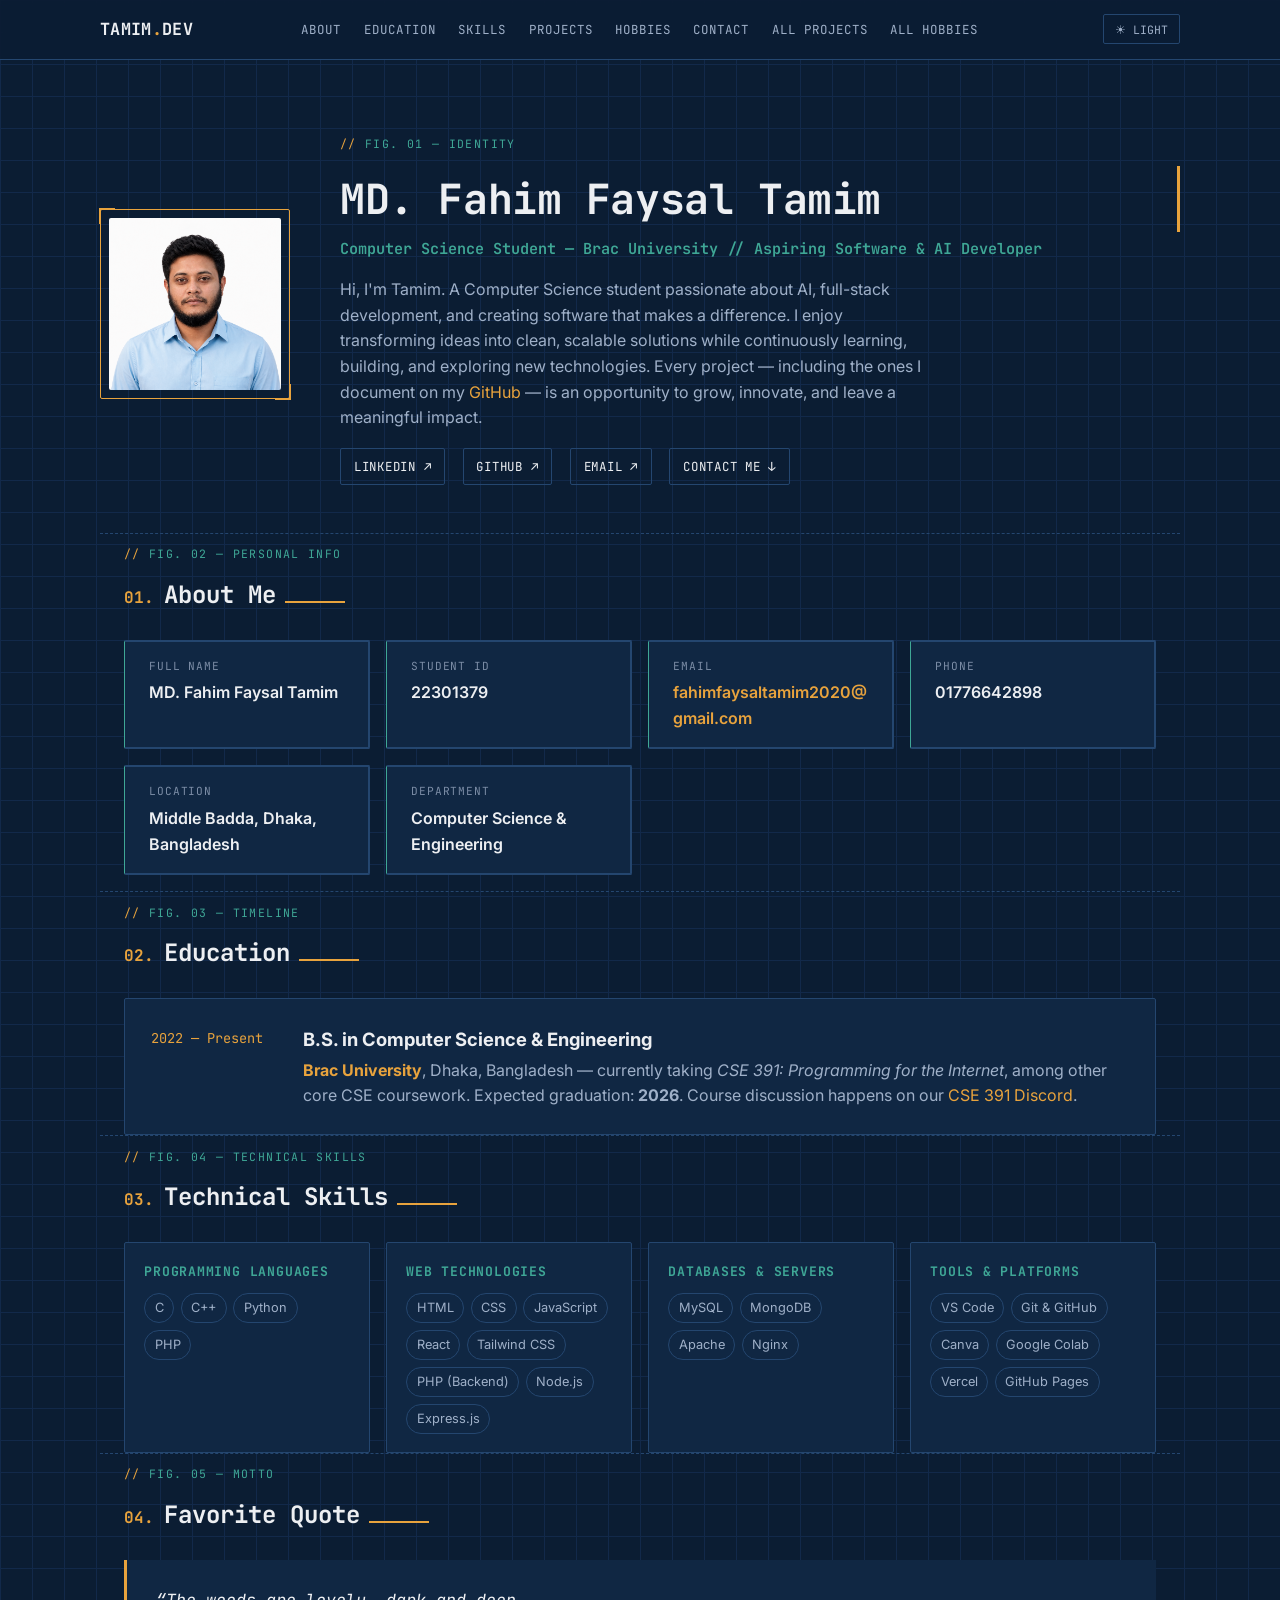
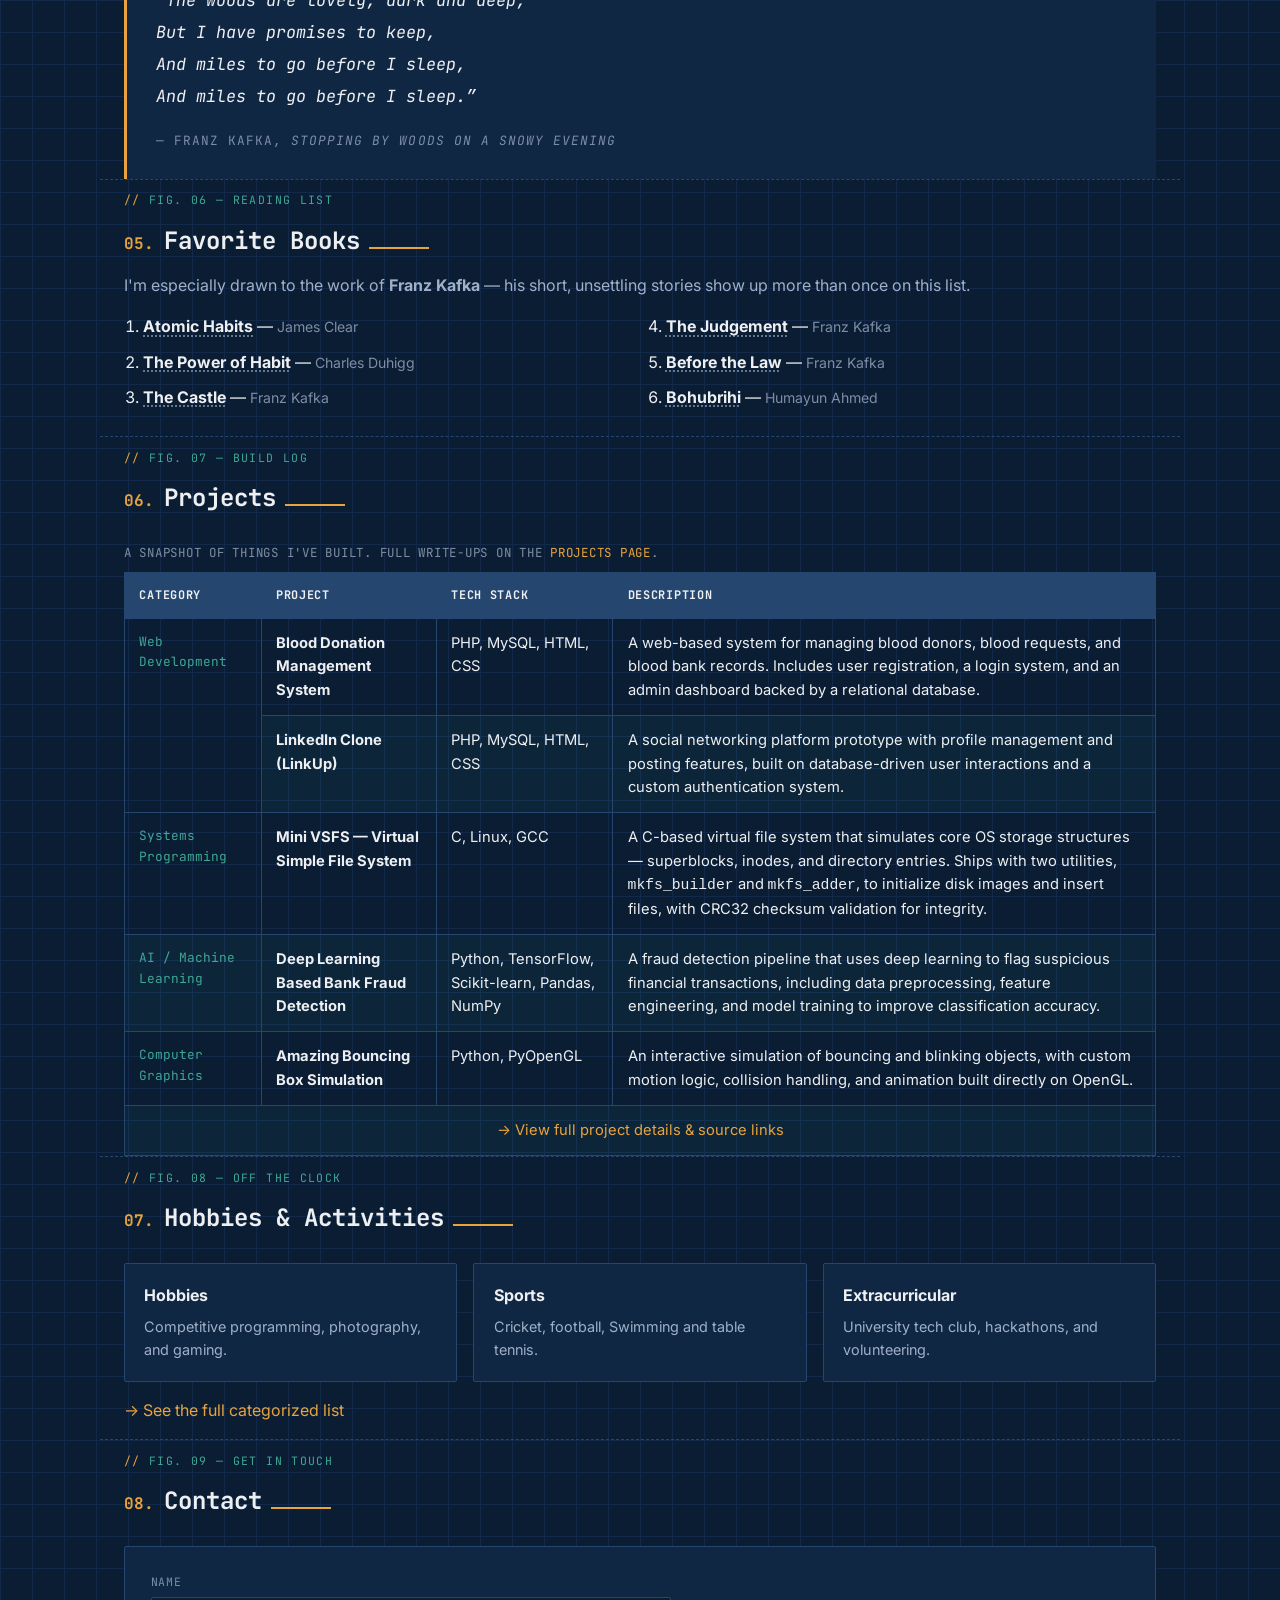
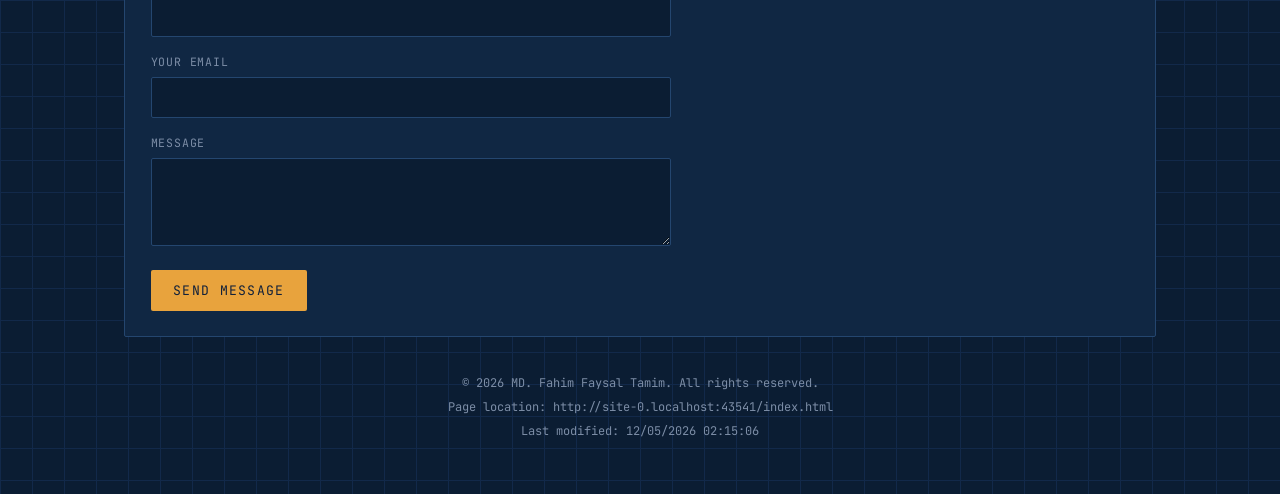
<file: index.html>
<!DOCTYPE html>
<html lang="en">
<head>
  <meta charset="UTF-8">
  <meta name="viewport" content="width=device-width, initial-scale=1.0">
  <meta name="description" content="Personal homepage of MD. Fahim Faysal Tamim — Computer Science student at Brac University, aspiring software and AI developer.">
  <meta name="author" content="MD. Fahim Faysal Tamim">
  <title>Tamim // Personal Homepage</title>
  <link rel="preconnect" href="https://fonts.googleapis.com">
  <link href="https://fonts.googleapis.com/css2?family=JetBrains+Mono:wght@400;600;700&family=Inter:wght@400;500;600;700&display=swap" rel="stylesheet">
  <link rel="stylesheet" href="style.css">
  <!-- Internal CSS: small, page-specific tweaks that don't belong in the shared stylesheet -->
  <style>
    #contact .contact-form button { letter-spacing: .1em; }
    .book-list li b { text-decoration: underline dotted var(--muted); text-underline-offset: 3px; }
    .hero .role { font-weight: 600; }
  </style>
</head>
<body>

  <header class="site-header">
    <div class="wrap nav-inner">
      <div class="brand">TAMIM<span>.</span>DEV</div>
      <nav class="main-nav" aria-label="Primary">
        <ul>
          <li><a href="#about">About</a></li>
          <li><a href="#education">Education</a></li>
          <li><a href="#skills">Skills</a></li>
          <li><a href="#projects">Projects</a></li>
          <li><a href="#hobbies">Hobbies</a></li>
          <li><a href="#contact">Contact</a></li>
          <li><a href="projects.html">All Projects</a></li>
          <li><a href="hobbies.html">All Hobbies</a></li>
        </ul>
      </nav>
      <button id="theme-toggle" type="button" aria-label="Toggle dark or light mode">☾ DARK</button>
    </div>
  </header>

  <main>

    <!-- ================= PERSONAL INFO ================= -->
    <section class="hero wrap" id="top">
      <div class="hero-photo-frame">
        <img src="images/profile.jpg" alt="Portrait photo of MD. Fahim Faysal Tamim" width="190" height="190">
      </div>
      <div>
        <p class="fig-label">FIG. 01 — IDENTITY</p>
        <h1>MD. Fahim Faysal Tamim</h1>
        <p class="role">Computer Science Student — Brac University // Aspiring Software &amp; AI Developer</p>
        <p class="bio">
          Hi, I'm Tamim. A Computer Science student passionate about AI, full-stack development,
          and creating software that makes a difference. I enjoy transforming ideas into clean,
          scalable solutions while continuously learning, building, and exploring new technologies.
          Every project — including the ones I document on my
          <a href="https://github.com/FahimFaysalTamim" target="_blank" rel="noopener">GitHub</a> —
          is an opportunity to grow, innovate, and leave a meaningful impact.
        </p>
        <div class="hero-links">
          <a href="https://www.linkedin.com/in/md-fahim-faysal-tamim-a5977a293" target="_blank" rel="noopener">LinkedIn ↗</a>
          <a href="https://github.com/FahimFaysalTamim" target="_blank" rel="noopener">GitHub ↗</a>
          <a href="mailto:fahimfaysaltamim2020@gmail.com">Email ↗</a>
          <a href="#contact">Contact Me ↓</a>
        </div>
      </div>
    </section>

    <!-- ================= PERSONAL INFO / ABOUT ================= -->
    <section class="wrap reveal" id="about">
      <p class="fig-label">FIG. 02 — PERSONAL INFO</p>
      <h2 class="section-title"><span class="num">01.</span> About Me</h2>
      <dl class="info-grid">
        <div class="info-card">
          <dt>Full Name</dt>
          <dd>MD. Fahim Faysal Tamim</dd>
        </div>
        <div class="info-card">
          <dt>Student ID</dt>
          <dd>22301379</dd>
        </div>
        <div class="info-card">
          <dt>Email</dt>
          <dd><a href="mailto:fahimfaysaltamim2020@gmail.com">fahimfaysaltamim2020@gmail.com</a></dd>
        </div>
        <div class="info-card">
          <dt>Phone</dt>
          <dd>01776642898</dd>
        </div>
        <div class="info-card">
          <dt>Location</dt>
          <dd>Middle Badda, Dhaka, Bangladesh</dd>
        </div>
        <div class="info-card">
          <dt>Department</dt>
          <dd>Computer Science &amp; Engineering</dd>
        </div>
      </dl>
    </section>

    <!-- ================= EDUCATION ================= -->
    <section class="wrap reveal" id="education">
      <p class="fig-label">FIG. 03 — TIMELINE</p>
      <h2 class="section-title"><span class="num">02.</span> Education</h2>
      <div class="panel edu-item">
        <div class="edu-year">2022 — Present</div>
        <div class="edu-body">
          <h3>B.S. in Computer Science &amp; Engineering</h3>
          <p>
            <a href="https://www.bracu.ac.bd/" target="_blank" rel="noopener"><b>Brac University</b></a>,
            Dhaka, Bangladesh — currently taking <i>CSE 391: Programming for the Internet</i>,
            among other core CSE coursework. Expected graduation: <b>2026</b>.
            Course discussion happens on our
            <a href="https://discord.com/channels/1513758023409995968/1513758024584527894" target="_blank" rel="noopener">CSE 391 Discord</a>.
          </p>
        </div>
      </div>
    </section>

    <!-- ================= SKILLS ================= -->
    <section class="wrap reveal" id="skills">
      <p class="fig-label">FIG. 04 — TECHNICAL SKILLS</p>
      <h2 class="section-title"><span class="num">03.</span> Technical Skills</h2>
      <div class="skills-grid">
        <div class="skill-block">
          <h3>Programming Languages</h3>
          <ul class="tag-list">
            <li>C</li><li>C++</li><li>Python</li><li>PHP</li>
          </ul>
        </div>
        <div class="skill-block">
          <h3>Web Technologies</h3>
          <ul class="tag-list">
            <li>HTML</li><li>CSS</li><li>JavaScript</li><li>React</li>
            <li>Tailwind CSS</li><li>PHP (Backend)</li><li>Node.js</li><li>Express.js</li>
          </ul>
        </div>
        <div class="skill-block">
          <h3>Databases &amp; Servers</h3>
          <ul class="tag-list">
            <li>MySQL</li><li>MongoDB</li><li>Apache</li><li>Nginx</li>
          </ul>
        </div>
        <div class="skill-block">
          <h3>Tools &amp; Platforms</h3>
          <ul class="tag-list">
            <li>VS Code</li><li>Git &amp; GitHub</li><li>Canva</li>
            <li>Google Colab</li><li>Vercel</li><li>GitHub Pages</li>
          </ul>
        </div>
      </div>
    </section>

    <!-- ================= QUOTE ================= -->
    <section class="wrap reveal">
      <p class="fig-label">FIG. 05 — MOTTO</p>
      <h2 class="section-title"><span class="num">04.</span> Favorite Quote</h2>
      <blockquote class="quote">
        “The woods are lovely, dark and deep,<br>
        But I have promises to keep,<br>
        And miles to go before I sleep,<br>
        And miles to go before I sleep.”
        <cite>— Franz Kafka, <i>Stopping by Woods on a Snowy Evening</i></cite>
      </blockquote>
    </section>

    <!-- ================= BOOKS LIST ================= -->
    <section class="wrap reveal">
      <p class="fig-label">FIG. 06 — READING LIST</p>
      <h2 class="section-title"><span class="num">05.</span> Favorite Books</h2>
      <p style="color: var(--ink-dim); margin-top:-0.8rem;">
        I'm especially drawn to the work of <b>Franz Kafka</b> — his short, unsettling stories
        show up more than once on this list.
      </p>
      <ol class="book-list">
        <li><b>Atomic Habits</b> — <span class="author">James Clear</span></li>
        <li><b>The Power of Habit</b> — <span class="author">Charles Duhigg</span></li>
        <li><b>The Castle</b> — <span class="author">Franz Kafka</span></li>
        <li><b>The Judgement</b> — <span class="author">Franz Kafka</span></li>
        <li><b>Before the Law</b> — <span class="author">Franz Kafka</span></li>
        <li><b>Bohubrihi</b> — <span class="author">Humayun Ahmed</span></li>
      </ol>
    </section>

    <!-- ================= PROJECTS TABLE ================= -->
    <section class="wrap reveal" id="projects">
      <p class="fig-label">FIG. 07 — BUILD LOG</p>
      <h2 class="section-title"><span class="num">06.</span> Projects</h2>
      <div class="table-scroll">
        <table class="projects-table">
          <caption>A snapshot of things I've built. Full write-ups on the <a href="projects.html">Projects page</a>.</caption>
          <thead>
            <tr>
              <th>Category</th>
              <th>Project</th>
              <th>Tech Stack</th>
              <th>Description</th>
            </tr>
          </thead>
          <tbody>
            <tr>
              <td class="category" data-label="Category" rowspan="2">Web Development</td>
              <td data-label="Project"><b>Blood Donation Management System</b></td>
              <td data-label="Tech Stack">PHP, MySQL, HTML, CSS</td>
              <td data-label="Description">
                A web-based system for managing blood donors, blood requests, and blood
                bank records. Includes user registration, a login system, and an admin
                dashboard backed by a relational database.
              </td>
            </tr>
            <tr>
              <td data-label="Project"><b>LinkedIn Clone (LinkUp)</b></td>
              <td data-label="Tech Stack">PHP, MySQL, HTML, CSS</td>
              <td data-label="Description">
                A social networking platform prototype with profile management and
                posting features, built on database-driven user interactions and a
                custom authentication system.
              </td>
            </tr>
            <tr>
              <td class="category" data-label="Category">Systems Programming</td>
              <td data-label="Project"><b>Mini VSFS — Virtual Simple File System</b></td>
              <td data-label="Tech Stack">C, Linux, GCC</td>
              <td data-label="Description">
                A C-based virtual file system that simulates core OS storage structures —
                superblocks, inodes, and directory entries. Ships with two utilities,
                <code>mkfs_builder</code> and <code>mkfs_adder</code>, to initialize disk
                images and insert files, with CRC32 checksum validation for integrity.
              </td>
            </tr>
            <tr>
              <td class="category" data-label="Category">AI / Machine Learning</td>
              <td data-label="Project"><b>Deep Learning Based Bank Fraud Detection</b></td>
              <td data-label="Tech Stack">Python, TensorFlow, Scikit-learn, Pandas, NumPy</td>
              <td data-label="Description">
                A fraud detection pipeline that uses deep learning to flag suspicious
                financial transactions, including data preprocessing, feature engineering,
                and model training to improve classification accuracy.
              </td>
            </tr>
            <tr>
              <td class="category" data-label="Category">Computer Graphics</td>
              <td data-label="Project"><b>Amazing Bouncing Box Simulation</b></td>
              <td data-label="Tech Stack">Python, PyOpenGL</td>
              <td data-label="Description">
                An interactive simulation of bouncing and blinking objects, with custom
                motion logic, collision handling, and animation built directly on OpenGL.
              </td>
            </tr>
            <tr>
              <td colspan="4" style="text-align:center;">
                <a href="projects.html">→ View full project details &amp; source links</a>
              </td>
            </tr>
          </tbody>
        </table>
      </div>
    </section>

    <!-- ================= HOBBIES PREVIEW ================= -->
    <section class="wrap reveal" id="hobbies">
      <p class="fig-label">FIG. 08 — OFF THE CLOCK</p>
      <h2 class="section-title"><span class="num">07.</span> Hobbies &amp; Activities</h2>
      <div class="card-row">
        <a class="mini-card" href="hobbies.html#hobbies-list" style="color:inherit;">
          <h3>Hobbies</h3>
          <p>Competitive programming, photography, and gaming.</p>
        </a>
        <a class="mini-card" href="hobbies.html#sports-list" style="color:inherit;">
          <h3>Sports</h3>
          <p>Cricket, football, Swimming and table tennis.</p>
        </a>
        <a class="mini-card" href="hobbies.html#extracurricular-list" style="color:inherit;">
          <h3>Extracurricular</h3>
          <p>University tech club, hackathons, and volunteering.</p>
        </a>
      </div>
      <p style="margin-top:1rem;"><a href="hobbies.html">→ See the full categorized list</a></p>
    </section>

    <!-- ================= CONTACT (BONUS) ================= -->
    <section class="wrap reveal" id="contact">
      <p class="fig-label">FIG. 09 — GET IN TOUCH</p>
      <h2 class="section-title"><span class="num">08.</span> Contact</h2>
      <div class="panel">
        <form class="contact-form" action="mailto:fahimfaysaltamim2020@gmail.com" method="post" enctype="text/plain">
          <div>
            <label for="name">Name</label>
            <input type="text" id="name" name="name" required>
          </div>
          <div>
            <label for="email">Your Email</label>
            <input type="email" id="email" name="email" required>
          </div>
          <div>
            <label for="message">Message</label>
            <textarea id="message" name="message" rows="4" required></textarea>
          </div>
          <button type="submit">Send Message</button>
        </form>
      </div>
    </section>

  </main>

  <footer class="site-footer">
    <div class="wrap">
      <p>© 2026 MD. Fahim Faysal Tamim. All rights reserved.</p>
      <p>Page location: <span id="page-location"></span></p>
      <p>Last modified: <span id="last-modified"></span></p>
    </div>
  </footer>

  <script src="script.js"></script>
</body>
</html>
</file>
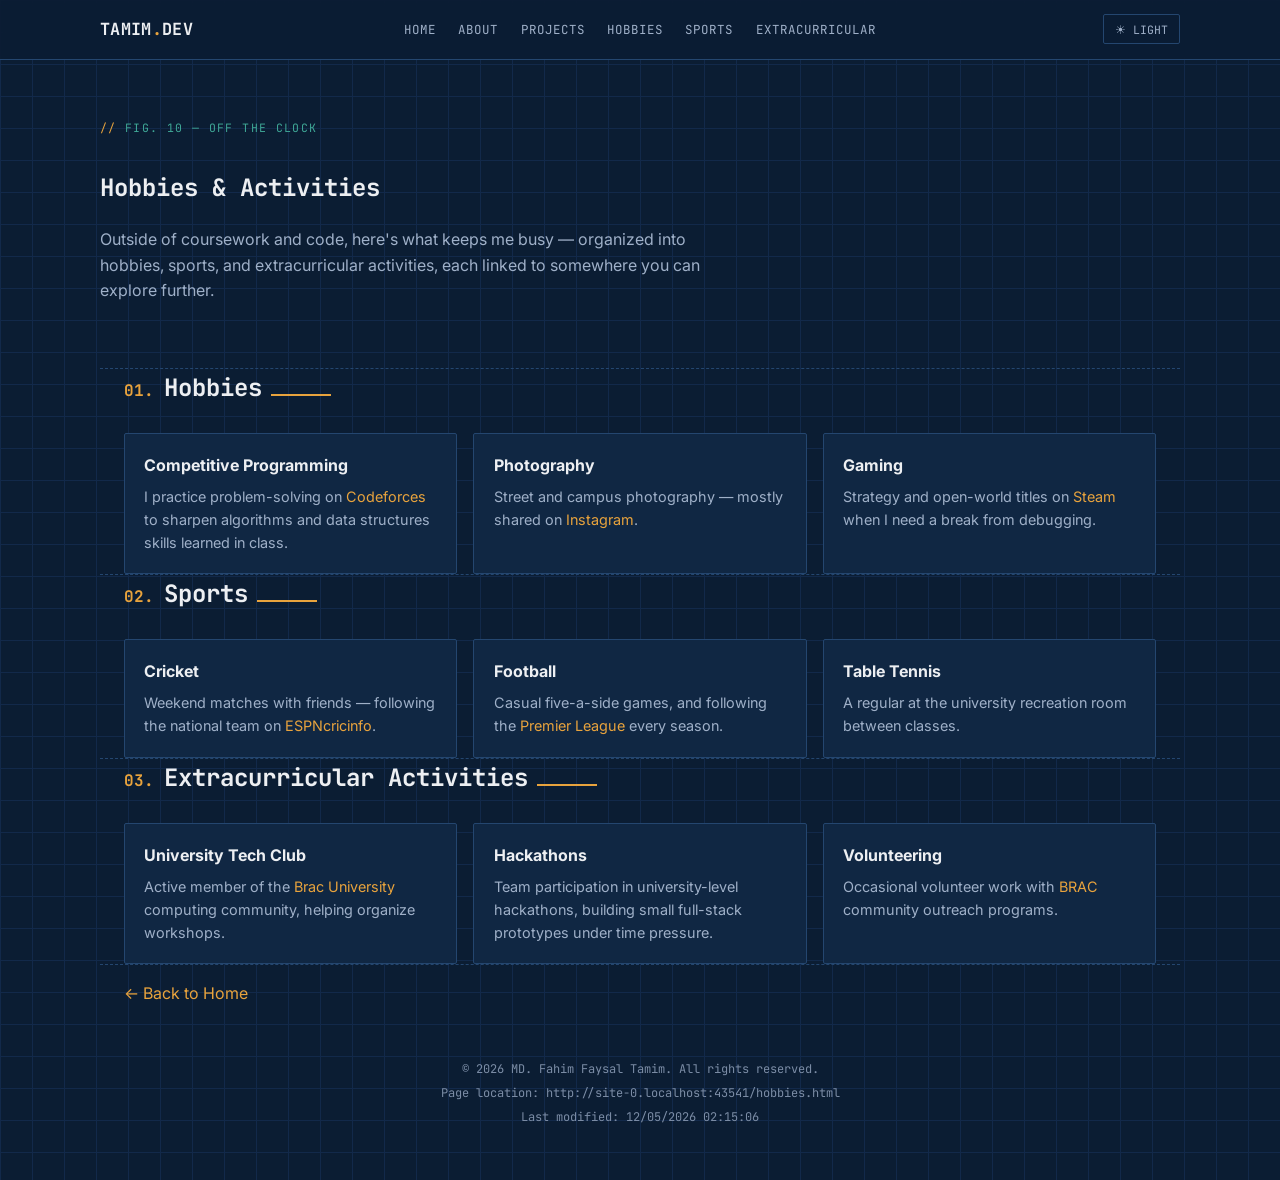
<file: hobbies.html>
<!DOCTYPE html>
<html lang="en">
<head>
  <meta charset="UTF-8">
  <meta name="viewport" content="width=device-width, initial-scale=1.0">
  <meta name="description" content="Hobbies, sports, and extracurricular activities of MD. Fahim Faysal Tamim.">
  <meta name="author" content="MD. Fahim Faysal Tamim">
  <title>Hobbies &amp; Activities // Tamim</title>
  <link rel="preconnect" href="https://fonts.googleapis.com">
  <link href="https://fonts.googleapis.com/css2?family=JetBrains+Mono:wght@400;600;700&family=Inter:wght@400;500;600;700&display=swap" rel="stylesheet">
  <link rel="stylesheet" href="style.css">
</head>
<body>

  <header class="site-header">
    <div class="wrap nav-inner">
      <div class="brand">TAMIM<span>.</span>DEV</div>
      <nav class="main-nav" aria-label="Primary">
        <ul>
          <li><a href="index.html">Home</a></li>
          <li><a href="index.html#about">About</a></li>
          <li><a href="projects.html">Projects</a></li>
          <li><a href="#hobbies-list">Hobbies</a></li>
          <li><a href="#sports-list">Sports</a></li>
          <li><a href="#extracurricular-list">Extracurricular</a></li>
        </ul>
      </nav>
      <button id="theme-toggle" type="button" aria-label="Toggle dark or light mode">☾ DARK</button>
    </div>
  </header>

  <main>
    <section class="page-banner wrap">
      <p class="fig-label">FIG. 10 — OFF THE CLOCK</p>
      <h1>Hobbies &amp; Activities</h1>
      <p style="color: var(--ink-dim); max-width: 62ch;">
        Outside of coursework and code, here's what keeps me busy — organized into
        hobbies, sports, and extracurricular activities, each linked to somewhere
        you can explore further.
      </p>
    </section>

    <section class="wrap reveal" id="hobbies-list">
      <h2 class="section-title"><span class="num">01.</span> Hobbies</h2>
      <div class="card-row">
        <div class="mini-card">
          <h3>Competitive Programming</h3>
          <p>I practice problem-solving on
            <a href="https://codeforces.com/" target="_blank" rel="noopener">Codeforces</a>
            to sharpen algorithms and data structures skills learned in class.
          </p>
        </div>
        <div class="mini-card">
          <h3>Photography</h3>
          <p>Street and campus photography — mostly shared on
            <a href="https://www.instagram.com/" target="_blank" rel="noopener">Instagram</a>.
          </p>
        </div>
        <div class="mini-card">
          <h3>Gaming</h3>
          <p>Strategy and open-world titles on
            <a href="https://store.steampowered.com/" target="_blank" rel="noopener">Steam</a>
            when I need a break from debugging.
          </p>
        </div>
      </div>
    </section>

    <section class="wrap reveal" id="sports-list">
      <h2 class="section-title"><span class="num">02.</span> Sports</h2>
      <div class="card-row">
        <div class="mini-card">
          <h3>Cricket</h3>
          <p>Weekend matches with friends — following the national team on
            <a href="https://www.espncricinfo.com/team/bangladesh-25" target="_blank" rel="noopener">ESPNcricinfo</a>.
          </p>
        </div>
        <div class="mini-card">
          <h3>Football</h3>
          <p>Casual five-a-side games, and following the
            <a href="https://www.premierleague.com/" target="_blank" rel="noopener">Premier League</a>
            every season.
          </p>
        </div>
        <div class="mini-card">
          <h3>Table Tennis</h3>
          <p>A regular at the university recreation room between classes.</p>
        </div>
      </div>
    </section>

    <section class="wrap reveal" id="extracurricular-list">
      <h2 class="section-title"><span class="num">03.</span> Extracurricular Activities</h2>
      <div class="card-row">
        <div class="mini-card">
          <h3>University Tech Club</h3>
          <p>Active member of the
            <a href="https://www.bracu.ac.bd/" target="_blank" rel="noopener">Brac University</a>
            computing community, helping organize workshops.
          </p>
        </div>
        <div class="mini-card">
          <h3>Hackathons</h3>
          <p>Team participation in university-level hackathons, building small
            full-stack prototypes under time pressure.</p>
        </div>
        <div class="mini-card">
          <h3>Volunteering</h3>
          <p>Occasional volunteer work with
            <a href="https://www.brac.net/" target="_blank" rel="noopener">BRAC</a>
            community outreach programs.
          </p>
        </div>
      </div>
    </section>

    <section class="wrap reveal">
      <p><a href="index.html">← Back to Home</a></p>
    </section>
  </main>

  <footer class="site-footer">
    <div class="wrap">
      <p>© 2026 MD. Fahim Faysal Tamim. All rights reserved.</p>
      <p>Page location: <span id="page-location"></span></p>
      <p>Last modified: <span id="last-modified"></span></p>
    </div>
  </footer>

  <script src="script.js"></script>
</body>
</html>
</file>
<file: style.css>
/* =========================================================
   TAMIM — Personal Homepage
   Design concept: "Engineer's Blueprint"
   A schematic / drafting-table aesthetic — grid paper, corner
   tick-marks, and figure labels — because Tamim builds systems
   (see the MiniVSFS project) rather than just apps.
   ========================================================= */

:root {
  /* Color tokens */
  --bg: #0b1d33;
  --bg-grid: #12294a;
  --panel: #102743;
  --panel-border: #24466f;
  --ink: #edeff2;
  --ink-dim: #9fb0c8;
  --muted: #7c8da6;
  --accent: #e8a33d;
  --accent-dim: #c8862a;
  --teal: #3fa796;
  --danger: #d9694f;

  --font-display: 'JetBrains Mono', 'Courier New', monospace;
  --font-body: 'Inter', -apple-system, Segoe UI, Roboto, sans-serif;

  --radius: 2px;
  --gap: 1.5rem;
}

/* Light theme override */
body.light {
  --bg: #f3f1ea;
  --bg-grid: #e9e5d8;
  --panel: #fffdf8;
  --panel-border: #d8d2c0;
  --ink: #16202c;
  --ink-dim: #4a5a6b;
  --muted: #6b7789;
  --accent: #c8862a;
  --accent-dim: #a86c1f;
  --teal: #1f7a6c;
}

* { box-sizing: border-box; }

html { scroll-behavior: smooth; }

body {
  margin: 0;
  background-color: var(--bg);
  background-image:
    linear-gradient(var(--bg-grid) 1px, transparent 1px),
    linear-gradient(90deg, var(--bg-grid) 1px, transparent 1px);
  background-size: 32px 32px;
  color: var(--ink);
  font-family: var(--font-body);
  line-height: 1.6;
  transition: background-color .3s ease, color .3s ease;
}

img { max-width: 100%; display: block; }

a {
  color: var(--accent);
  text-decoration: none;
  border-bottom: 1px solid transparent;
  transition: border-color .2s ease, color .2s ease;
}
a:hover, a:focus-visible { border-color: currentColor; }

.wrap {
  max-width: 1080px;
  margin: 0 auto;
  padding: 0 1.5rem;
}

/* ---------- Figure label utility (the "signature" element) ---------- */
.fig-label {
  display: inline-flex;
  align-items: center;
  gap: .5rem;
  font-family: var(--font-display);
  font-size: .72rem;
  letter-spacing: .12em;
  text-transform: uppercase;
  color: var(--teal);
  margin-bottom: .75rem;
}
.fig-label::before { content: "//"; color: var(--accent); }

/* ---------- Header / Nav ---------- */
header.site-header {
  position: sticky;
  top: 0;
  z-index: 50;
  background: rgba(11, 29, 51, 0.92);
  backdrop-filter: blur(6px);
  border-bottom: 1px solid var(--panel-border);
}
body.light header.site-header { background: rgba(243, 241, 234, 0.92); }

.nav-inner {
  display: flex;
  align-items: center;
  justify-content: space-between;
  padding: .9rem 0;
}
.brand {
  font-family: var(--font-display);
  font-weight: 700;
  font-size: 1.05rem;
  color: var(--ink);
  letter-spacing: .02em;
}
.brand span { color: var(--accent); }

nav.main-nav ul {
  list-style: none;
  display: flex;
  gap: 1.4rem;
  margin: 0;
  padding: 0;
  flex-wrap: wrap;
}
nav.main-nav a {
  font-family: var(--font-display);
  font-size: .78rem;
  text-transform: uppercase;
  letter-spacing: .08em;
  color: var(--ink-dim);
}
nav.main-nav a:hover { color: var(--accent); }

#theme-toggle {
  font-family: var(--font-display);
  font-size: .72rem;
  background: transparent;
  border: 1px solid var(--panel-border);
  color: var(--ink-dim);
  padding: .4rem .7rem;
  border-radius: var(--radius);
  cursor: pointer;
  margin-left: 1rem;
}
#theme-toggle:hover { border-color: var(--accent); color: var(--accent); }

/* ---------- Hero ---------- */
.hero {
  padding: 4rem 0 3rem;
  display: grid;
  grid-template-columns: 200px 1fr;
  gap: 2.5rem;
  align-items: center;
  border-bottom: 1px dashed var(--panel-border);
}

.hero-photo-frame {
  position: relative;
  width: 190px;
  height: 190px;
  border: 1px solid var(--accent);
  padding: 8px;
  border-radius: var(--radius);
}
.hero-photo-frame::before,
.hero-photo-frame::after {
  content: "";
  position: absolute;
  width: 14px;
  height: 14px;
  border: 2px solid var(--accent);
}
.hero-photo-frame::before { top: -2px; left: -2px; border-right: none; border-bottom: none; }
.hero-photo-frame::after { bottom: -2px; right: -2px; border-left: none; border-top: none; }
.hero-photo-frame img {
  width: 100%;
  height: 100%;
  object-fit: cover;
  border-radius: var(--radius);
  filter: grayscale(15%);
}

.hero h1 {
  font-family: var(--font-display);
  font-size: clamp(1.8rem, 4vw, 2.6rem);
  margin: 0 0 .3rem;
  letter-spacing: -0.01em;
}
.hero .role {
  color: var(--teal);
  font-family: var(--font-display);
  font-size: .95rem;
  margin: 0 0 1rem;
}
.hero p.bio { max-width: 60ch; color: var(--ink-dim); margin: 0 0 1.1rem; }

.hero-links { display: flex; gap: 1.1rem; flex-wrap: wrap; }
.hero-links a {
  font-family: var(--font-display);
  font-size: .78rem;
  text-transform: uppercase;
  letter-spacing: .06em;
  border: 1px solid var(--panel-border);
  padding: .45rem .8rem;
  border-radius: var(--radius);
  color: var(--ink);
}
.hero-links a:hover { border-color: var(--accent); color: var(--accent); }
.hero h1 {
  overflow: hidden;
  white-space: nowrap;
  border-right: 3px solid var(--accent);
  width: 0;
  animation: typing 2s steps(24, end) forwards, blink-cursor .7s step-end infinite;
}

@keyframes typing {
  from { width: 0; }
  to { width: 100%; }
}

@keyframes blink-cursor {
  0% { border-color: transparent; }
}
.hero-links a:hover {
  animation: pulse-glow 1.2s ease-in-out infinite;
}

@keyframes pulse-glow {
  0%, 100% { box-shadow: 0 0 0 0 rgba(232, 163, 61, 0.4); }
  50% { box-shadow: 0 0 0 6px rgba(232, 163, 61, 0); }
}

/* ---------- Sections ---------- */
section { padding: 3.4rem 0; border-bottom: 1px dashed var(--panel-border); }
section:last-of-type { border-bottom: none; }

h2.section-title {
  font-family: var(--font-display);
  font-size: 1.5rem;
  margin: 0 0 1.6rem;
  display: flex;
  align-items: baseline;
  gap: .6rem;
}
h2.section-title .num { color: var(--accent); font-size: 1rem; }

.panel {
  background: var(--panel);
  border: 1px solid var(--panel-border);
  border-radius: var(--radius);
  padding: 1.6rem;
}
h2.section-title {
  position: relative;
}
h2.section-title::after {
  content: "";
  display: block;
  height: 2px;
  background: var(--accent);
  width: 0;
  margin-top: .5rem;
  animation: draw-line 1s ease forwards;
  animation-delay: .5s;
}

@keyframes draw-line {
  to { width: 60px; }
}
h2.section-title {
  position: relative;
}
h2.section-title::after {
  content: "";
  display: block;
  height: 2px;
  background: var(--accent);
  width: 0;
  margin-top: .5rem;
  animation: draw-line 1s ease forwards;
  animation-delay: .3s;
}

@keyframes draw-line {
  to { width: 60px; }
}
.hero-photo-frame {
  animation: float 4s ease-in-out infinite;
}

@keyframes float {
  0%, 100% { transform: translateY(0); }
  50% { transform: translateY(-6px); }
}
/* ---------- About / Info grid ---------- */
.info-grid {
  display: grid;
  grid-template-columns: repeat(auto-fit, minmax(220px, 1fr));
  gap: 1rem;
}
.info-card {
  background: var(--panel);
  border: 2px solid var(--panel-border);
  border-left: 1px solid var(--teal);
  padding: 1rem 1.5rem;
  border-radius: var(--radius);
}
.info-card dt {
  font-family: var(--font-display);
  font-size: .7rem;
  text-transform: uppercase;
  letter-spacing: .08em;
  color: var(--muted);
  margin: 0 0 .3rem;
}
.info-card dd { margin: 0; font-weight: 600; overflow-wrap: anywhere; word-break: break-word; }

/* ---------- Education timeline ---------- */
.edu-item { display: flex; gap: 1.4rem; }
.edu-year {
  font-family: var(--font-display);
  color: var(--accent);
  min-width: 130px;
  font-size: .85rem;
  padding-top: .2rem;
}
.edu-body h3 { margin: 0 0 .2rem; font-size: 1.15rem; }
.edu-body p { margin: 0; color: var(--ink-dim); }

/* ---------- Skills ---------- */
.skills-grid {
  display: grid;
  grid-template-columns: repeat(auto-fit, minmax(230px, 1fr));
  gap: 1rem;
}
.skill-block {
  background: var(--panel);
  border: 1px solid var(--panel-border);
  border-radius: var(--radius);
  padding: 1.1rem 1.2rem;
}
.skill-block h3 {
  font-family: var(--font-display);
  font-size: .82rem;
  text-transform: uppercase;
  letter-spacing: .06em;
  color: var(--teal);
  margin: 0 0 .7rem;
}
.tag-list { display: flex; flex-wrap: wrap; gap: .4rem; list-style: none; margin: 0; padding: 0; }
.tag-list li {
  font-size: .8rem;
  border: 1px solid var(--panel-border);
  padding: .25rem .6rem;
  border-radius: 20px;
  color: var(--ink-dim);
}

/* ---------- Quote ---------- */
blockquote.quote {
  margin: 0;
  padding: 1.6rem 1.8rem;
  border-left: 3px solid var(--accent);
  background: var(--panel);
  font-family: var(--font-display);
  font-style: italic;
  font-size: 1.05rem;
  line-height: 1.9;
}
blockquote.quote cite {
  display: block;
  margin-top: 1rem;
  font-style: normal;
  font-size: .8rem;
  color: var(--muted);
  text-transform: uppercase;
  letter-spacing: .08em;
}

/* ---------- Books list ---------- */
ol.book-list {
  columns: 2;
  column-gap: 2rem;
  padding-left: 1.2rem;
}
ol.book-list li { margin-bottom: .6rem; break-inside: avoid; }
ol.book-list b { color: var(--ink); }
ol.book-list span.author { color: var(--muted); font-size: .88rem; }

/* ---------- Responsive Table ---------- */
.table-scroll { overflow-x: auto; }
table.projects-table {
  width: 100%;
  border-collapse: collapse;
  min-width: 640px;
  font-size: .92rem;
}
table.projects-table caption {
  text-align: left;
  font-family: var(--font-display);
  font-size: .78rem;
  color: var(--muted);
  margin-bottom: .6rem;
  text-transform: uppercase;
  letter-spacing: .06em;
}
table.projects-table th, table.projects-table td {
  border: 1px solid var(--panel-border);
  padding: .8rem .9rem;
  text-align: left;
  vertical-align: top;
}
table.projects-table thead th {
  background: var(--panel-border);
  font-family: var(--font-display);
  font-size: .74rem;
  text-transform: uppercase;
  letter-spacing: .06em;
  color: var(--ink);
}
table.projects-table tbody tr:nth-child(even) { background: rgba(63, 167, 150, 0.06); }
table.projects-table tbody tr:hover { background: rgba(232, 163, 61, 0.12); }
table.projects-table td.category { font-family: var(--font-display); color: var(--teal); font-size: .8rem; }

@media (max-width: 680px) {
  table.projects-table thead { display: none; }
  table.projects-table, table.projects-table tbody, table.projects-table tr, table.projects-table td {
    display: block; width: 100%;
  }
  table.projects-table tr { margin-bottom: 1rem; border: 1px solid var(--panel-border); border-radius: var(--radius); overflow: hidden; }
  table.projects-table td { border: none; border-bottom: 1px solid var(--panel-border); }
  table.projects-table td:last-child { border-bottom: none; }
  table.projects-table td::before {
    content: attr(data-label);
    display: block;
    font-family: var(--font-display);
    font-size: .68rem;
    text-transform: uppercase;
    letter-spacing: .06em;
    color: var(--muted);
    margin-bottom: .25rem;
  }
}

/* ---------- Hobbies preview cards ---------- */
.card-row { display: grid; grid-template-columns: repeat(auto-fit, minmax(220px, 1fr)); gap: 1rem; }
.mini-card {
  background: var(--panel);
  border: 1px solid var(--panel-border);
  border-radius: var(--radius);
  padding: 1.2rem;
  transition: transform .2s ease, border-color .2s ease;
}
.mini-card:hover { transform: translateY(-4px); border-color: var(--accent); }
.mini-card h3 { margin: 0 0 .4rem; font-size: 1rem; }
.mini-card p { margin: 0; color: var(--ink-dim); font-size: .9rem; }

/* ---------- Contact form (bonus) ---------- */
form.contact-form { display: grid; gap: 1rem; max-width: 520px; }
form.contact-form label {
  font-family: var(--font-display);
  font-size: .72rem;
  text-transform: uppercase;
  letter-spacing: .07em;
  color: var(--muted);
  display: block;
  margin-bottom: .35rem;
}
form.contact-form input, form.contact-form textarea {
  width: 100%;
  background: var(--bg);
  border: 1px solid var(--panel-border);
  color: var(--ink);
  padding: .7rem .8rem;
  border-radius: var(--radius);
  font-family: var(--font-body);
}
form.contact-form input:focus, form.contact-form textarea:focus {
  outline: none;
  border-color: var(--accent);
}
form.contact-form button {
  justify-self: start;
  font-family: var(--font-display);
  text-transform: uppercase;
  letter-spacing: .07em;
  font-size: .82rem;
  background: var(--accent);
  color: #12213a;
  border: none;
  padding: .75rem 1.4rem;
  border-radius: var(--radius);
  cursor: pointer;
  transition: background .2s ease;
}
form.contact-form button:hover { background: var(--accent-dim); }

/* ---------- Footer ---------- */
footer.site-footer {
  padding: 2rem 0 3rem;
  text-align: center;
  font-family: var(--font-display);
  font-size: .75rem;
  color: var(--muted);
}
footer.site-footer p { margin: .3rem 0; }

/* ---------- Scroll reveal animation (bonus) ---------- */
.reveal { opacity: 0; transform: translateY(18px); transition: opacity .6s ease, transform .6s ease; }
.reveal.in-view { opacity: 1; transform: translateY(0); }

@media (prefers-reduced-motion: reduce) {
  .reveal { opacity: 1; transform: none; transition: none; }
  html { scroll-behavior: auto; }
}

/* ---------- Responsive tweaks ---------- */
@media (max-width: 720px) {
  .hero { grid-template-columns: 1fr; text-align: center; }
  .hero-photo-frame { margin: 0 auto; }
  .hero-links { justify-content: center; }
  .edu-item { flex-direction: column; gap: .4rem; }
  ol.book-list { columns: 1; }
  nav.main-nav ul { gap: .9rem; }
}

/* ---------- Sub-page hero banner (hobbies/projects pages) ---------- */
.page-banner {
  position: relative;
  padding: 3rem 0;
  border-bottom: 1px dashed var(--panel-border);
}
.page-banner img {
  width: 100%;
  height: 220px;
  object-fit: cover;
  border-radius: var(--radius);
  border: 1px solid var(--panel-border);
  filter: grayscale(30%) brightness(.8);
}
.page-banner h1 {
  font-family: var(--font-display);
  margin-top: 1.2rem;
}
</file>
